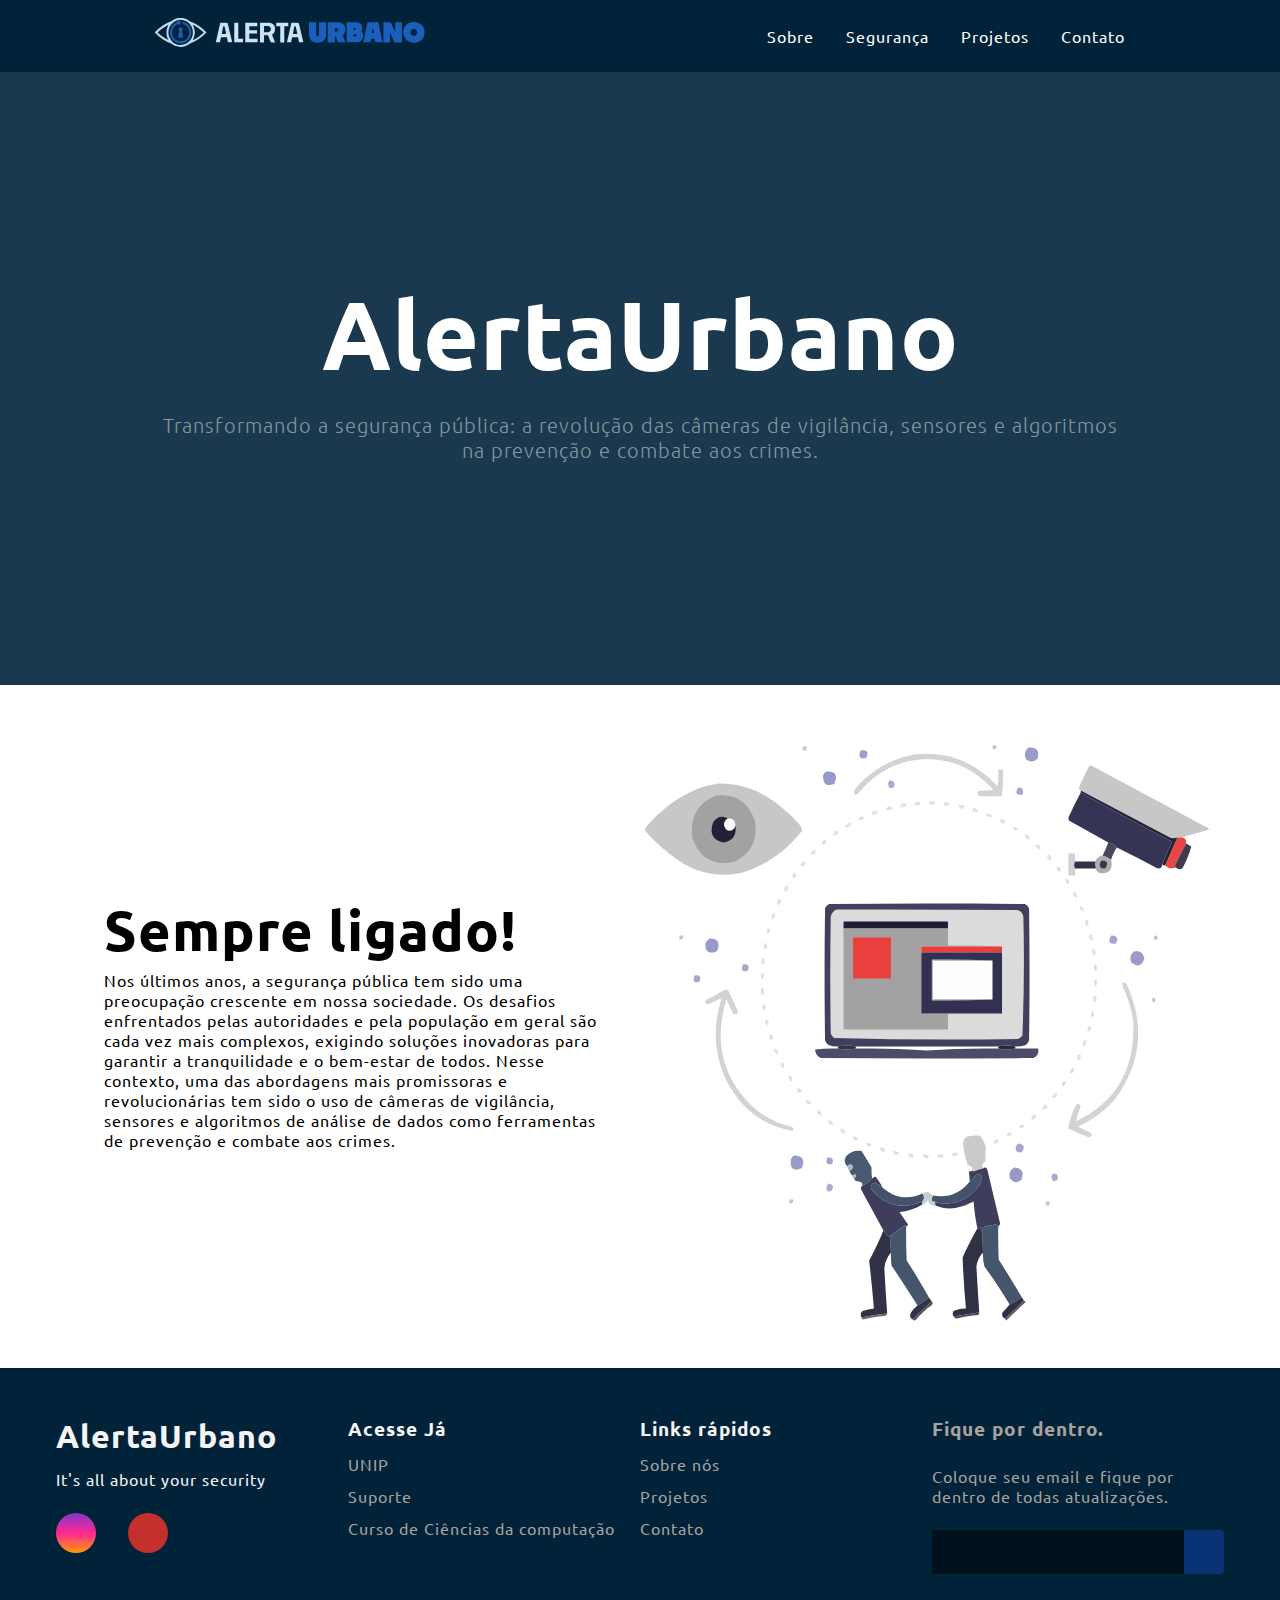
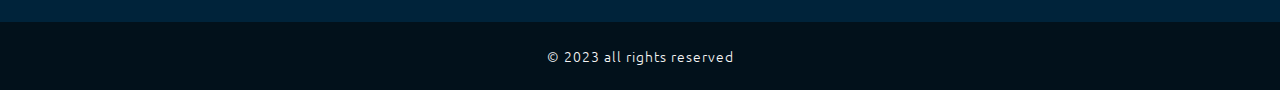
<file: index.html>
<!DOCTYPE html>
<html lang="pt-BR">

<head>
    <meta charset="UTF-8">
    <meta http-equiv="X-UA-Compatible" content="IE=edge">
    <meta name="viewport" content="width=device-width, initial-scale=1.0">
    <title>Alerta Urbano</title>

    <!--ICONE -->
    <link rel="shortcut icon" href="/public/favicon/favicon.ico" type="image/x-icon">


    <!--CSS LINK -->
    <link rel="stylesheet" href="./public/css/navbar.css">
    <link rel="stylesheet" href="./public/css/style.css">
    <link rel="stylesheet" href="./public/css/footer.css">
    <!--fontes-->
    <link rel="preconnect" href="https://fonts.googleapis.com">
    <link rel="preconnect" href="https://fonts.gstatic.com" crossorigin>
    <link rel="stylesheet" href="https://cdnjs.cloudflare.com/ajax/libs/font-awesome/6.4.0/css/all.min.css"
        integrity="sha512-iecdLmaskl7CVkqkXNQ/ZH/XLlvWZOJyj7Yy7tcenmpD1ypASozpmT/E0iPtmFIB46ZmdtAc9eNBvH0H/ZpiBw=="
        crossorigin="anonymous" referrerpolicy="no-referrer" />
    <link href="https://fonts.googleapis.com/css2?family=Ubuntu:wght@400;500;700&display=swap" rel="stylesheet">
</head>

<body>
    <!--navbar-->
    <div class="tudo">
        <nav id="menu">
            <a id="logo" href="index.html">
                <img src="/public/images/logotop1.svg" alt="logo" width="270" height="30"></a>
            <div id="mobile-menu">
                <div id="line1"></div>
                <div id="line2"></div>
                <div id="line3"></div>
            </div>

            <ul id="nav-list">
                <li><a href="sobre.html">Sobre</a></li>
                <li><a href="seguranca.html">Segurança</a></li>
                <li><a href="projetos.html">Projetos</a></li>
                <li><a href="contato.html">Contato</a></li>

            </ul>
        </nav>



        <!--home-->
        <header>
            <section class="home" id="home">
                <div id="container">
                    <h1 id="title">AlertaUrbano</h1>
                    <p id="subtitle">Transformando a segurança pública: a revolução das câmeras de vigilância, sensores
                        e algoritmos na prevenção e combate aos crimes.</p>
                </div>
            </section>
        </header>

        <!--saiba mais-->
        <section class="about">
            <div class="container">
                <div class="about-text">
                    <h1 id="title">Sempre ligado!</h3>
                        <p id="subtitle">Nos últimos anos, a segurança pública tem sido uma preocupação crescente em
                            nossa sociedade. Os desafios enfrentados pelas autoridades e pela população em geral são
                            cada vez mais complexos, exigindo soluções inovadoras para garantir a tranquilidade e o
                            bem-estar de todos. Nesse contexto, uma das abordagens mais promissoras e revolucionárias
                            tem sido o uso de câmeras de vigilância, sensores e algoritmos de análise de dados como
                            ferramentas de prevenção e combate aos crimes.</p>
                </div>

                <div class="about-img">
                    <img src="/public/images/foto1.svg" alt="Lorem">
                </div>
            </div>

        </section>


        <!--rodape-->
        <footer>
            <div id="footer-content">
                <div id="footer-contacts">
                    <h1>AlertaUrbano</h1>
                    <p>It's all about your security</p>

                    <div id="footer-social-media">
                        <a href="https://www.instagram.com/alertaurbano/" class="footer-link" id="instagram">
                            <i class="fa-brands fa-instagram"></i>
                        </a>

                        <a href="https://www.youtube.com/@alertaurbano/videos" class="footer-link" id="youtube">
                            <i class="fa-brands fa-youtube"></i>
                        </a>
                    </div>

                </div>

                <ul class="footer-list">
                    <!--LISTA PARA ADICIONAR CONTEUDO-->
                    <li>
                        <h3>Acesse Já</h3>
                    </li>
                    <li>
                        <a href="https://www.unip.br/" target="_blank" class="footer-link">UNIP</a>
                    </li>
                    <li>
                        <a href="https://api.whatsapp.com/send/?phone=5511947888474&text&type=phone_number&app_absent=0"
                            target="_blank" class="footer-link">Suporte</a>
                    </li>
                    <li>
                        <a href="https://inscricoes.unip.br/inscricao/curso/ciencia-da-computacao" target="_blank"
                            class="footer-link">Curso de Ciências da computação</a>
                    </li>
                </ul>

                <ul class="footer-list">
                    <li>
                        <h3>Links rápidos</h3>
                    </li>
                    <li>
                        <a href="/sobre.html" class="footer-link">Sobre nós</a>
                    </li>
                    <li>
                        <a href="/projetos.html" class="footer-link">Projetos</a>
                    </li>
                    <li>
                        <a href="/contato.html" class="footer-link">Contato</a>
                    </li>
                </ul>

                <div id="footer-subscribe">
                    <h3>Fique por dentro.</h3>
                    <p>Coloque seu email e fique por dentro de todas atualizações.</p>

                    <div id="input-group">
                        <input type="email" id="email">
                        <button>
                            <i class="fa-regular fa-envelope"></i>
                        </button>

                    </div>
                </div>
            </div>

            <div id="footer-copyright">
                &#169
                2023 all rights reserved
            </div>
        </footer>
        <!--SCRIPT JAVA SCRIPT -->
        <script src="./public/script/navbar.js"></script>
</body>

</html>
</file>
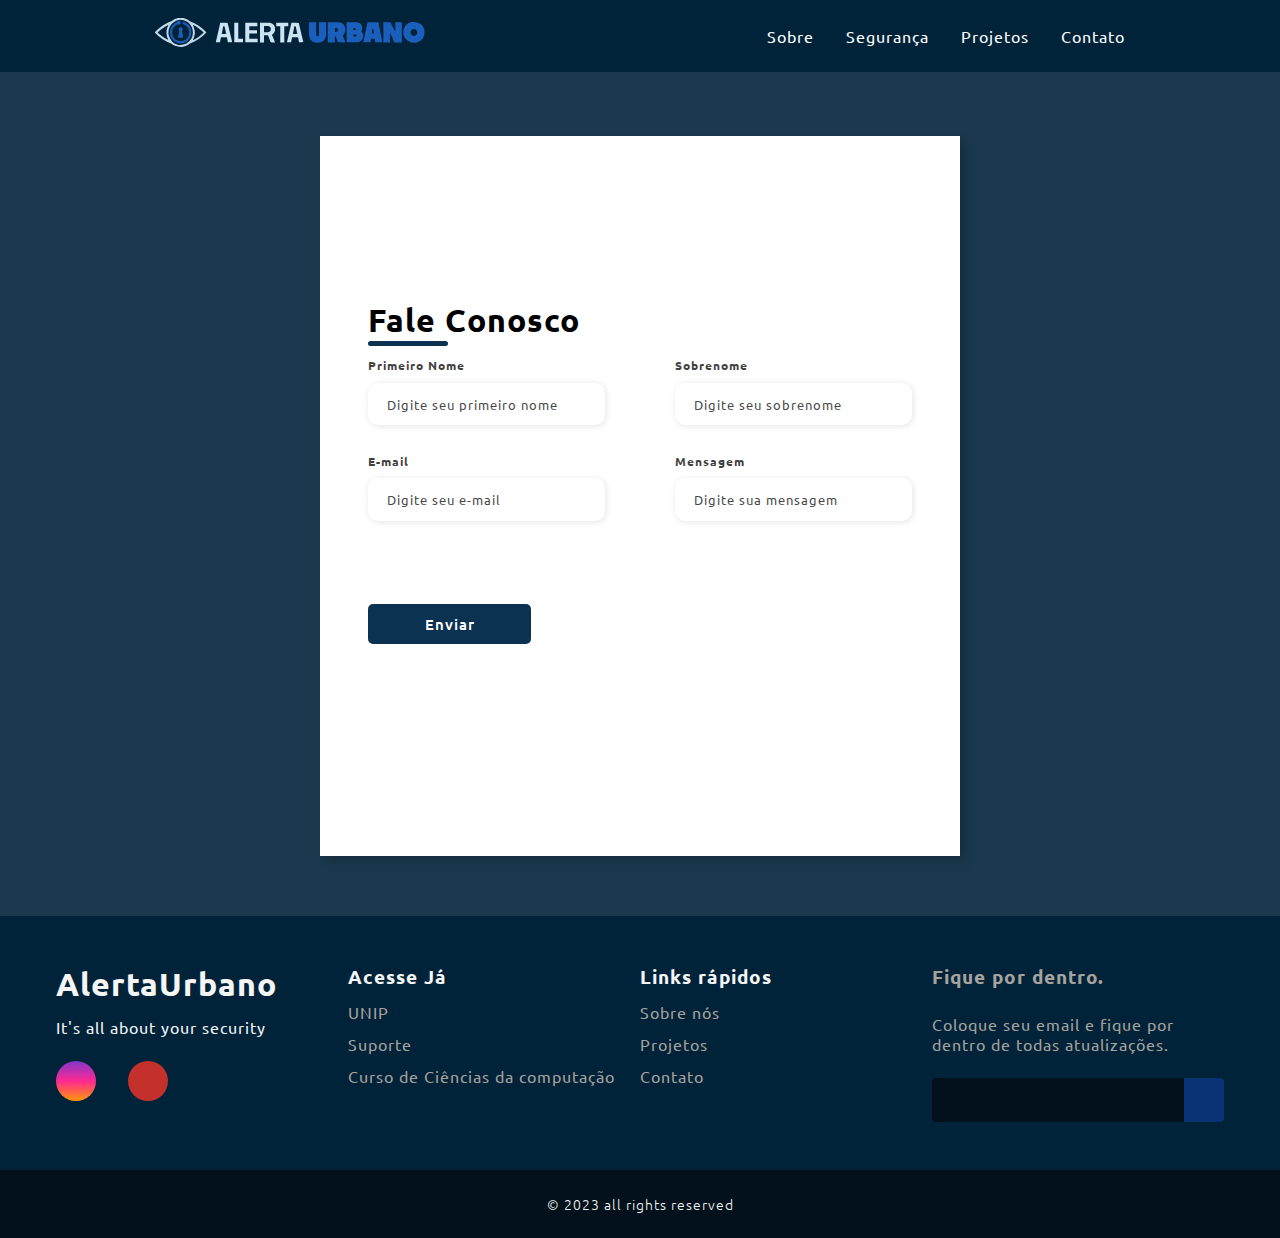
<file: contato.html>
<!DOCTYPE html>
<html lang="pt-BR">
<head>
    <meta charset="UTF-8">
    <meta http-equiv="X-UA-Compatible" content="IE=edge">
    <meta name="viewport" content="width=device-width, initial-scale=1.0">
    <title>Contato</title>

        <!--icon-->
        <link rel="shortcut icon" href="/public/favicon/favicon.ico" type="image/x-icon">
        
    <!--css-->
    <link rel="stylesheet" href="./public/css/navbar.css">
    <link rel="stylesheet" href="./public/css/contato.css">
    <link rel="stylesheet" href="./public/css/footer.css">
    <!--fontes-->
    <link rel="preconnect" href="https://fonts.googleapis.com">
    <link rel="preconnect" href="https://fonts.gstatic.com" crossorigin>
    <link rel="stylesheet" href="https://cdnjs.cloudflare.com/ajax/libs/font-awesome/6.4.0/css/all.min.css" integrity="sha512-iecdLmaskl7CVkqkXNQ/ZH/XLlvWZOJyj7Yy7tcenmpD1ypASozpmT/E0iPtmFIB46ZmdtAc9eNBvH0H/ZpiBw==" crossorigin="anonymous" referrerpolicy="no-referrer" />
    <link href="https://fonts.googleapis.com/css2?family=Ubuntu:wght@400;500;700&display=swap" rel="stylesheet">
</head>


<body>
    <!--navbar-->
    <div class="menu">
        <nav id="menu">
            <a id="logo" href="index.html">
                <img src="/public/images/logotop1.svg" alt="logo" width="270" height="30"></a>
                <div id="mobile-menu">
                    <div id="line1"></div>
                    <div id="line2"></div>
                    <div id="line3"></div>
                </div>

            <ul id="nav-list">
                <li><a href="sobre.html">Sobre</a></li>
                <li><a href="seguranca.html">Segurança</a></li>
                <li><a href="projetos.html">Projetos</a></li>
                <li><a href="contato.html">Contato</a></li>

            </ul>
        </nav>

        <main>
        <!--formulario de contato-->
        
    <div id="container">
        <div class="container">
            <div class="form-image">
                <img src="./public/images/contact.svg" alt="">
            </div>
            <div class="form">
                <form action="#">
                    <div class="form-header">
                        <div class="title">
                            <h1>Fale Conosco</h1>
    
                    <div class="input-group">
                        <div class="input-box">
                            <label for="firstname">Primeiro Nome</label>
                            <input id="firstname" type="text" name="firstname" placeholder="Digite seu primeiro nome" required>
                        </div>
    
                        <div class="input-box">
                            <label for="lastname">Sobrenome</label>
                            <input id="lastname" type="text" name="lastname" placeholder="Digite seu sobrenome" required>
                        </div>
                        <div class="input-box">
                            <label for="email">E-mail</label>
                            <input id="email" type="email" name="email" placeholder="Digite seu e-mail" required>
                        </div>  
                        <div class="input-box">
                            <label for="message">Mensagem</label>
                            <input id="message" type="text" name="message" placeholder="Digite sua mensagem" required>
                        </div> 
                    </div>
    
                    <div class="continue-button">
                        <button><a href="#">Enviar</a> </button>
                    </div>
                </form>
            </div>
        </div>

    </main>
    
    
    <br>
    <br>
    <br>
</body>
    <!--footer-->
    <footer>
        <div id="footer-content">
            <div id="footer-contacts">
                <h1>AlertaUrbano</h1>
                <p>It's all about your security</p>

                <div id="footer-social-media">
                    <a href="https://www.instagram.com/alertaurbano/" class="footer-link" id="instagram">
                        <i class="fa-brands fa-instagram"></i>
                    </a>

                    <a href="https://www.youtube.com/@alertaurbano/videos" class="footer-link" id="youtube">
                        <i class="fa-brands fa-youtube"></i>
                    </a>
                </div>

            </div>

            <ul class="footer-list">
                <!--LISTA PARA ADICIONAR CONTEUDO-->
                <li>
                    <h3>Acesse Já</h3>
                </li>
                <li>                         
                    <a href="https://www.unip.br/" target="_blank" class="footer-link">UNIP</a>
                </li>
                <li>
                    <a href="https://api.whatsapp.com/send/?phone=5511947888474&text&type=phone_number&app_absent=0" target="_blank" class="footer-link">Suporte</a>
                </li>
                <li>
                    <a href="https://inscricoes.unip.br/inscricao/curso/ciencia-da-computacao" target="_blank" class="footer-link">Curso de Ciências da computação</a>
                </li>
            </ul>

            <ul class="footer-list">
                <li>
                    <h3>Links rápidos</h3>
                </li>
                <li>
                    <a href="/sobre.html" class="footer-link">Sobre nós</a>
                </li>
                <li>
                    <a href="/projetos.html" class="footer-link">Projetos</a>
                </li>
                <li>
                    <a href="/contato.html" class="footer-link">Contato</a>
                </li>
            </ul>

            <div id="footer-subscribe">
                <h3>Fique por dentro.</h3>
                <p>Coloque seu email e fique por dentro de todas atualizações.</p>

                <div id="input-group">
                    <input type="email" id="email">
                    <button>
                        <i class="fa-regular fa-envelope"></i>
                    </button>

                </div>
            </div>
        </div>

        <div id="footer-copyright">
            &#169
            2023 all rights reserved
        </div>
    </footer>
    

<!--script-->
<script src="./public/script/navbar.js"></script>


    
</html>
</file>
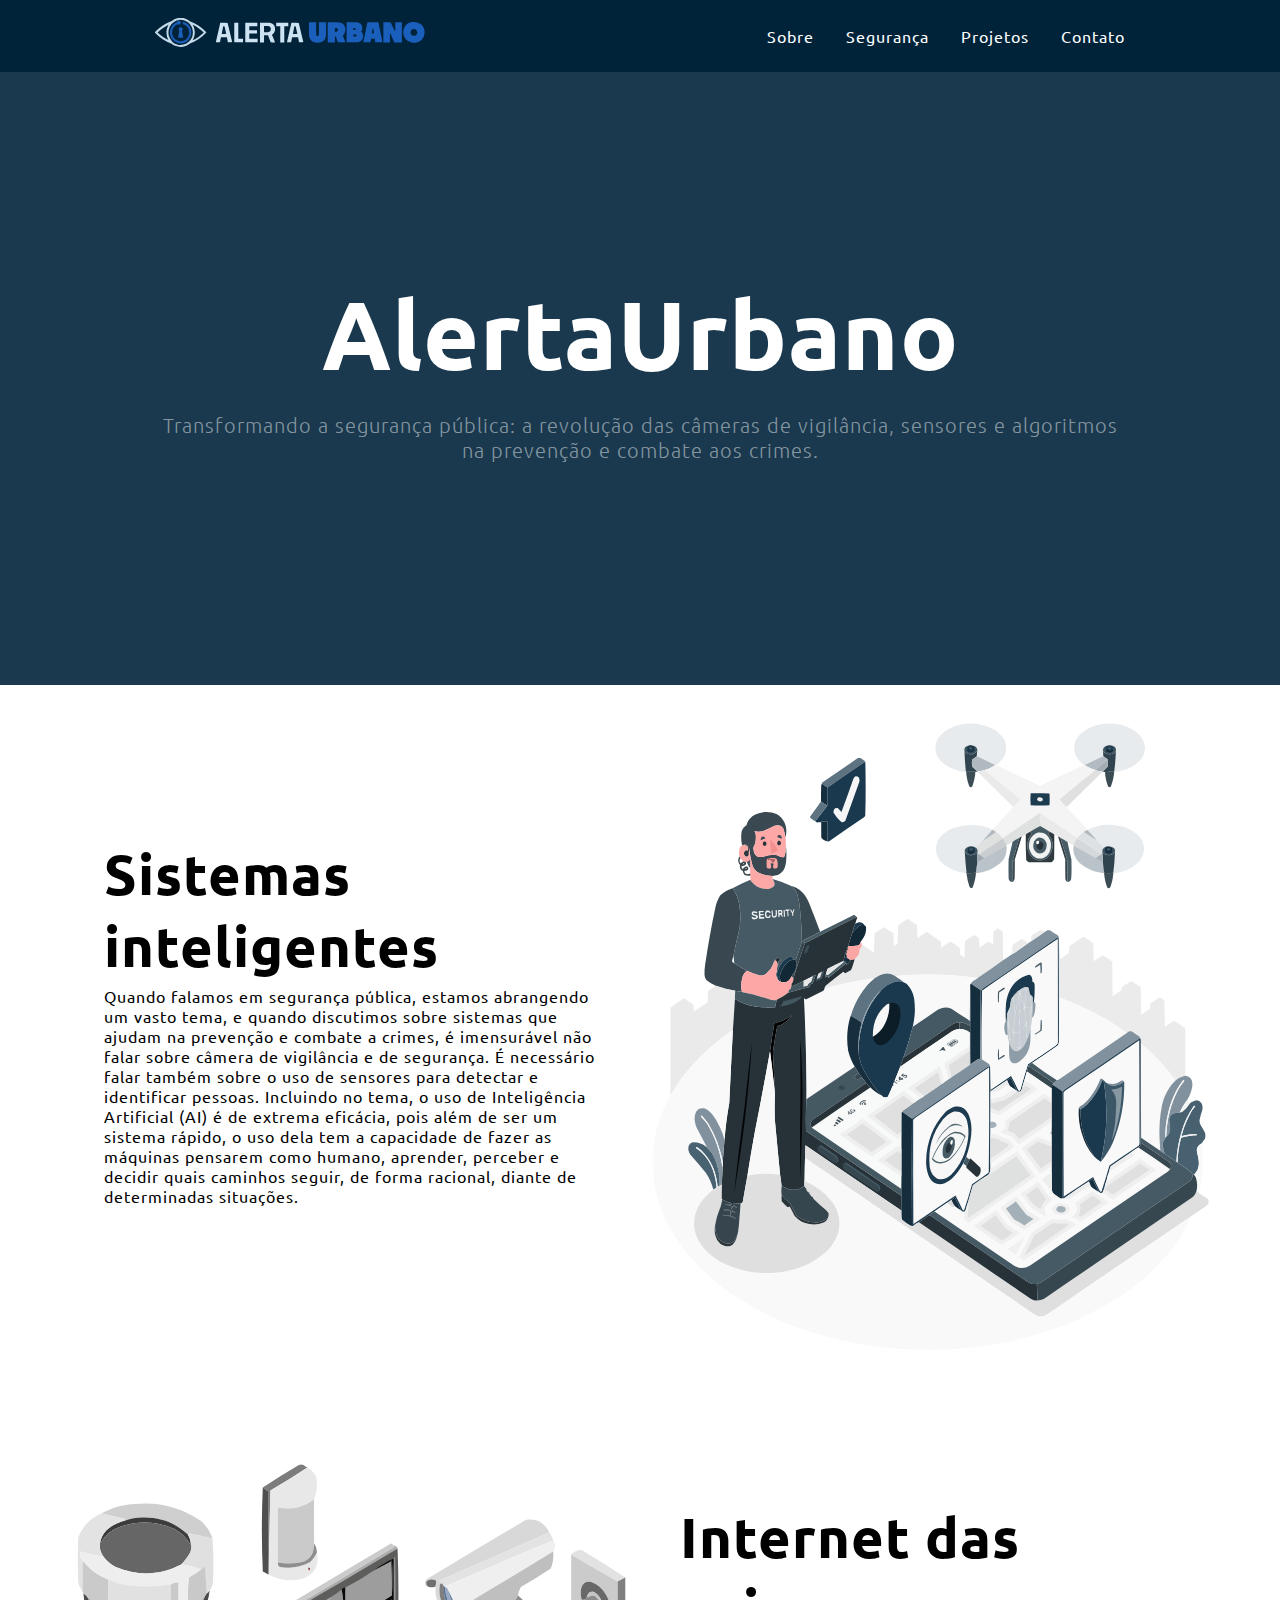
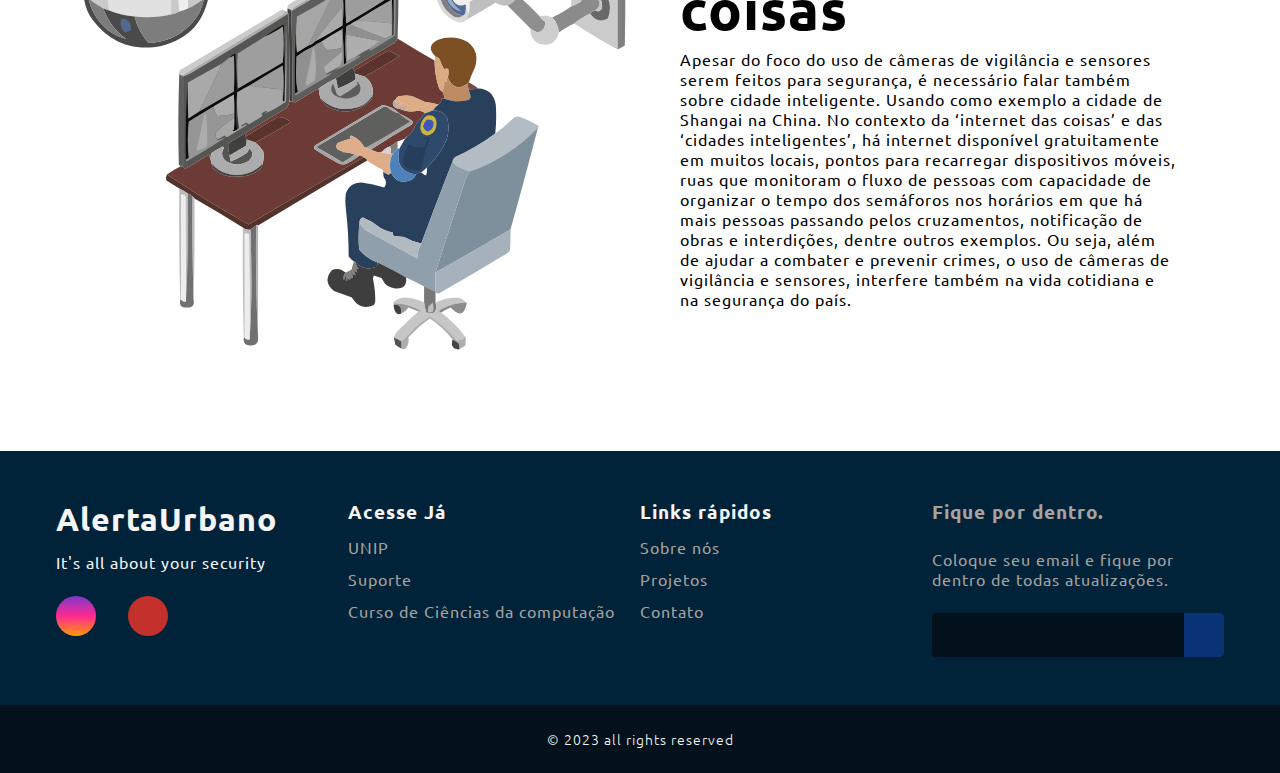
<file: projetos.html>
<!DOCTYPE html>
<html lang="pt-BR">

<head>
    <meta charset="UTF-8">
    <meta http-equiv="X-UA-Compatible" content="IE=edge">
    <meta name="viewport" content="width=device-width, initial-scale=1.0">
    <title>Alerta Urbano</title>

    <!--icon-->
    <link rel="shortcut icon" href="/public/favicon/favicon.ico" type="image/x-icon">


    <!--css-->
    <link rel="stylesheet" href="./public/css/navbar.css">
    <link rel="stylesheet" href="./public/css/style.css">
    <link rel="stylesheet" href="./public/css/footer.css">
    <!--fontes-->
    <link rel="preconnect" href="https://fonts.googleapis.com">
    <link rel="preconnect" href="https://fonts.gstatic.com" crossorigin>
    <link rel="stylesheet" href="https://cdnjs.cloudflare.com/ajax/libs/font-awesome/6.4.0/css/all.min.css"
        integrity="sha512-iecdLmaskl7CVkqkXNQ/ZH/XLlvWZOJyj7Yy7tcenmpD1ypASozpmT/E0iPtmFIB46ZmdtAc9eNBvH0H/ZpiBw=="
        crossorigin="anonymous" referrerpolicy="no-referrer" />
    <link href="https://fonts.googleapis.com/css2?family=Ubuntu:wght@400;500;700&display=swap" rel="stylesheet">
</head>

<body>

    <!--navbar-->
    <div class="tudo">
        <nav id="menu">
            <a id="logo" href="index.html">
                <img src="/public/images/logotop1.svg" alt="logo" width="270" height="30"></a>
            <div id="mobile-menu">
                <div id="line1"></div>
                <div id="line2"></div>
                <div id="line3"></div>
            </div>

            <ul id="nav-list">
                <li><a href="sobre.html">Sobre</a></li>
                <li><a href="seguranca.html">Segurança</a></li>
                <li><a href="projetos.html">Projetos</a></li>
                <li><a href="contato.html">Contato</a></li>

            </ul>
        </nav>



        <!--home-->
        <header>
            <section class="home" id="home">
                <div id="container">
                    <h1 id="title">AlertaUrbano</h1>
                    <p id="subtitle">Transformando a segurança pública: a revolução das câmeras de vigilância, sensores
                        e algoritmos na prevenção e combate aos crimes.</p>
                </div>
            </section>
        </header>


        <section class="about">
            <div class="container">
                <div class="about-text">
                    <h1 id="title">Sistemas inteligentes</h3>
                        <p id="subtitle">Quando falamos em segurança pública, estamos abrangendo um vasto tema, e quando
                            discutimos sobre sistemas que ajudam na prevenção e combate a crimes, é imensurável não
                            falar sobre câmera de vigilância e de segurança. É necessário falar também sobre o uso de
                            sensores para detectar e identificar pessoas. Incluindo no tema, o uso de Inteligência
                            Artificial (AI) é de extrema eficácia, pois além de ser um sistema rápido, o uso dela tem a
                            capacidade de fazer as máquinas pensarem como humano, aprender, perceber e decidir quais
                            caminhos seguir, de forma racional, diante de determinadas situações.</p>
                </div>

                <div class="about-img">
                    <img src="/public/images/foto10.svg" alt="">
                </div>
            </div>

        </section>

        <section class="about">
            <div class="container">
                <div class="about-img">
                    <img src="/public/images/foto3.svg" alt="">
                </div>
                <div class="about-text">
                    <h1 id="title">Internet das coisas</h3>
                        <p id="subtitle">Apesar do foco do uso de câmeras de vigilância e sensores serem feitos para
                            segurança, é necessário falar também sobre cidade inteligente. Usando como exemplo a cidade
                            de Shangai na China. No contexto da ‘internet das coisas’ e das ‘cidades inteligentes’, há
                            internet disponível gratuitamente em muitos locais, pontos para recarregar dispositivos
                            móveis, ruas que monitoram o fluxo de pessoas com capacidade de organizar o tempo dos
                            semáforos nos horários em que há mais pessoas passando pelos cruzamentos, notificação de
                            obras e interdições, dentre outros exemplos. Ou seja, além de ajudar a combater e prevenir
                            crimes, o uso de câmeras de vigilância e sensores, interfere também na vida cotidiana e na
                            segurança do país.</p>
                </div>
            </div>



        </section>


        <!--rodape-->
        <footer>
            <div id="footer-content">
                <div id="footer-contacts">
                    <h1>AlertaUrbano</h1>
                    <p>It's all about your security</p>

                    <div id="footer-social-media">
                        <a href="https://www.instagram.com/alertaurbano/" class="footer-link" id="instagram">
                            <i class="fa-brands fa-instagram"></i>
                        </a>

                        <a href="https://www.youtube.com/@alertaurbano/videos" class="footer-link" id="youtube">
                            <i class="fa-brands fa-youtube"></i>
                        </a>
                    </div>

                </div>

                <ul class="footer-list">
                    <!--LISTA PARA ADICIONAR CONTEUDO-->
                    <li>
                        <h3>Acesse Já</h3>
                    </li>
                    <li>
                        <a href="https://www.unip.br/" target="_blank" class="footer-link">UNIP</a>
                    </li>
                    <li>
                        <a href="https://api.whatsapp.com/send/?phone=5511947888474&text&type=phone_number&app_absent=0"
                            target="_blank" class="footer-link">Suporte</a>
                    </li>
                    <li>
                        <a href="https://inscricoes.unip.br/inscricao/curso/ciencia-da-computacao" target="_blank"
                            class="footer-link">Curso de Ciências da computação</a>
                    </li>
                </ul>

                <ul class="footer-list">
                    <li>
                        <h3>Links rápidos</h3>
                    </li>
                    <li>
                        <a href="/sobre.html" class="footer-link">Sobre nós</a>
                    </li>
                    <li>
                        <a href="/projetos.html" class="footer-link">Projetos</a>
                    </li>
                    <li>
                        <a href="/contato.html" class="footer-link">Contato</a>
                    </li>
                </ul>

                <div id="footer-subscribe">
                    <h3>Fique por dentro.</h3>
                    <p>Coloque seu email e fique por dentro de todas atualizações.</p>

                    <div id="input-group">
                        <input type="email" id="email">
                        <button>
                            <i class="fa-regular fa-envelope"></i>
                        </button>

                    </div>
                </div>
            </div>

            <div id="footer-copyright">
                &#169
                2023 all rights reserved
            </div>
        </footer>
        <!--SCRIPT JAVA SCRIPT -->
        <script src="./public/script/navbar.js"></script>
</body>

</html>
</file>
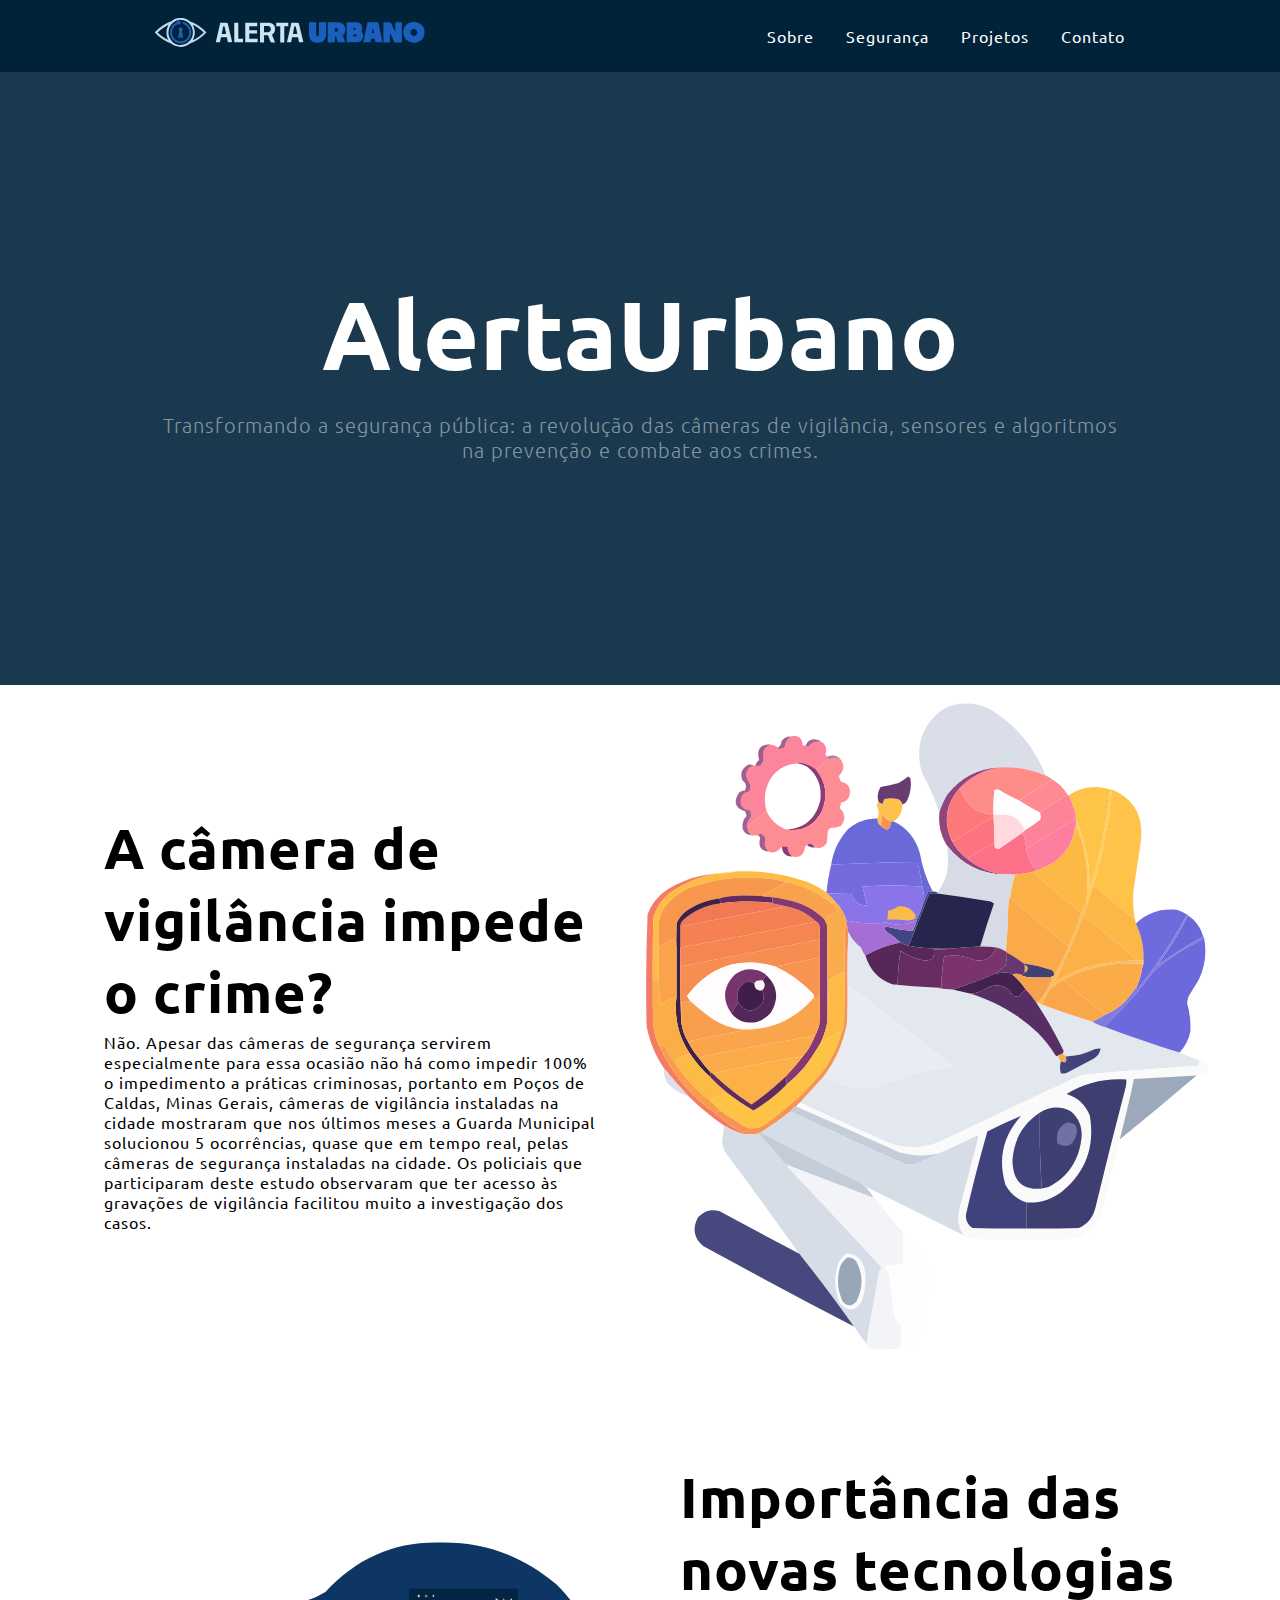
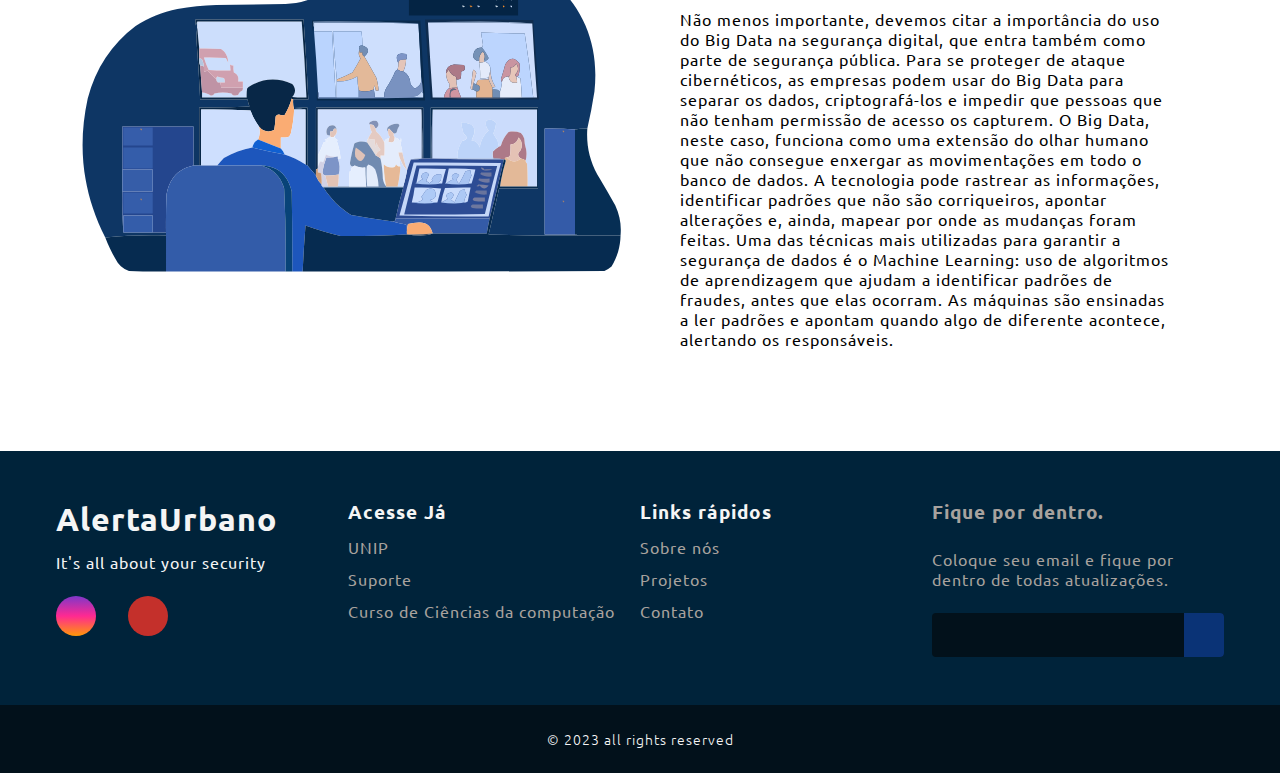
<file: seguranca.html>
<!DOCTYPE html>
<html lang="pt-BR">

<head>
    <meta charset="UTF-8">
    <meta http-equiv="X-UA-Compatible" content="IE=edge">
    <meta name="viewport" content="width=device-width, initial-scale=1.0">
    <title>Alerta Urbano</title>

    <!--icon-->
    <link rel="shortcut icon" href="/public/favicon/favicon.ico" type="image/x-icon">

    <!--css-->
    <link rel="stylesheet" href="./public/css/navbar.css">
    <link rel="stylesheet" href="./public/css/style.css">
    <link rel="stylesheet" href="./public/css/footer.css">
    <!--fontes-->
    <link rel="preconnect" href="https://fonts.googleapis.com">
    <link rel="stylesheet" href="https://cdnjs.cloudflare.com/ajax/libs/font-awesome/6.4.0/css/all.min.css"
        integrity="sha512-iecdLmaskl7CVkqkXNQ/ZH/XLlvWZOJyj7Yy7tcenmpD1ypASozpmT/E0iPtmFIB46ZmdtAc9eNBvH0H/ZpiBw=="
        crossorigin="anonymous" referrerpolicy="no-referrer" />
    <link rel="preconnect" href="https://fonts.gstatic.com" crossorigin>
    <link href="https://fonts.googleapis.com/css2?family=Ubuntu:wght@400;500;700&display=swap" rel="stylesheet">
</head>

<body>

    <!--navbar-->
    <div class="tudo">
        <nav id="menu">
            <a id="logo" href="index.html">
                <img src="/public/images/logotop1.svg" alt="logo" width="270" height="30"></a>
            <div id="mobile-menu">
                <div id="line1"></div>
                <div id="line2"></div>
                <div id="line3"></div>
            </div>

            <ul id="nav-list">
                <li><a href="sobre.html">Sobre</a></li>
                <li><a href="seguranca.html">Segurança</a></li>
                <li><a href="projetos.html">Projetos</a></li>
                <li><a href="contato.html">Contato</a></li>

            </ul>
        </nav>



        <!--home-->
        <header>
            <section class="home" id="home">
                <div id="container">
                    <h1 id="title">AlertaUrbano</h1>
                    <p id="subtitle">Transformando a segurança pública: a revolução das câmeras de vigilância, sensores
                        e algoritmos na prevenção e combate aos crimes.</p>
                </div>
            </section>
        </header>


        <section class="about">
            <div class="container">
                <div class="about-text">
                    <h1 id="title">A câmera de vigilância impede o crime?</h3>
                        <p id="subtitle">Não. Apesar das câmeras de segurança servirem especialmente para essa ocasião
                            não há como impedir 100% o impedimento a práticas criminosas, portanto em Poços de Caldas,
                            Minas Gerais, câmeras de vigilância instaladas na cidade mostraram que nos últimos meses a
                            Guarda Municipal solucionou 5 ocorrências, quase que em tempo real, pelas câmeras de
                            segurança instaladas na cidade. Os policiais que participaram deste estudo observaram que
                            ter acesso às gravações de vigilância facilitou muito a investigação dos casos.</p>
                </div>

                <div class="about-img">
                    <img src="/public/images/foto4.svg" alt="">
                </div>
            </div>

        </section>

        <section class="about">
            <div class="container">
                <div class="about-img">
                    <img src="/public/images/foto5.svg" alt="">
                </div>
                <div class="about-text">
                    <h1 id="title">Importância das novas tecnologias</h3>
                        <p id="subtitle">Não menos importante, devemos citar a importância do uso do Big Data na
                            segurança digital, que entra também como parte de segurança pública. Para se proteger de
                            ataque cibernéticos, as empresas podem usar do Big Data para separar os dados,
                            criptografá-los e impedir que pessoas que não tenham permissão de acesso os capturem. O Big
                            Data, neste caso, funciona como uma extensão do olhar humano que não consegue enxergar as
                            movimentações em todo o banco de dados. A tecnologia pode rastrear as informações,
                            identificar padrões que não são corriqueiros, apontar alterações e, ainda, mapear por onde
                            as mudanças foram feitas. Uma das técnicas mais utilizadas para garantir a segurança de
                            dados é o Machine Learning: uso de algoritmos de aprendizagem que ajudam a identificar
                            padrões de fraudes, antes que elas ocorram. As máquinas são ensinadas a ler padrões e
                            apontam quando algo de diferente acontece, alertando os responsáveis.</p>
                </div>
            </div>



        </section>


        <!--rodape-->
        <footer>
            <div id="footer-content">
                <div id="footer-contacts">
                    <h1>AlertaUrbano</h1>
                    <p>It's all about your security</p>

                    <div id="footer-social-media">
                        <a href="https://www.instagram.com/alertaurbano/" class="footer-link" id="instagram">
                            <i class="fa-brands fa-instagram"></i>
                        </a>

                        <a href="https://www.youtube.com/@alertaurbano/videos" class="footer-link" id="youtube">
                            <i class="fa-brands fa-youtube"></i>
                        </a>
                    </div>

                </div>

                <ul class="footer-list">
                    <!--LISTA PARA ADICIONAR CONTEUDO-->
                    <li>
                        <h3>Acesse Já</h3>
                    </li>
                    <li>
                        <a href="https://www.unip.br/" target="_blank" class="footer-link">UNIP</a>
                    </li>
                    <li>
                        <a href="https://api.whatsapp.com/send/?phone=5511947888474&text&type=phone_number&app_absent=0"
                            target="_blank" class="footer-link">Suporte</a>
                    </li>
                    <li>
                        <a href="https://inscricoes.unip.br/inscricao/curso/ciencia-da-computacao" target="_blank"
                            class="footer-link">Curso de Ciências da computação</a>
                    </li>
                </ul>

                <ul class="footer-list">
                    <li>
                        <h3>Links rápidos</h3>
                    </li>
                    <li>
                        <a href="/sobre.html" class="footer-link">Sobre nós</a>
                    </li>
                    <li>
                        <a href="/projetos.html" class="footer-link">Projetos</a>
                    </li>
                    <li>
                        <a href="/contato.html" class="footer-link">Contato</a>
                    </li>
                </ul>

                <div id="footer-subscribe">
                    <h3>Fique por dentro.</h3>
                    <p>Coloque seu email e fique por dentro de todas atualizações.</p>

                    <div id="input-group">
                        <input type="email" id="email">
                        <button>
                            <i class="fa-regular fa-envelope"></i>
                        </button>

                    </div>
                </div>
            </div>

            <div id="footer-copyright">
                &#169
                2023 all rights reserved
            </div>
        </footer>
        <!--SCRIPT JAVA SCRIPT -->
        <script src="./public/script/navbar.js"></script>
</body>

</html>
</file>
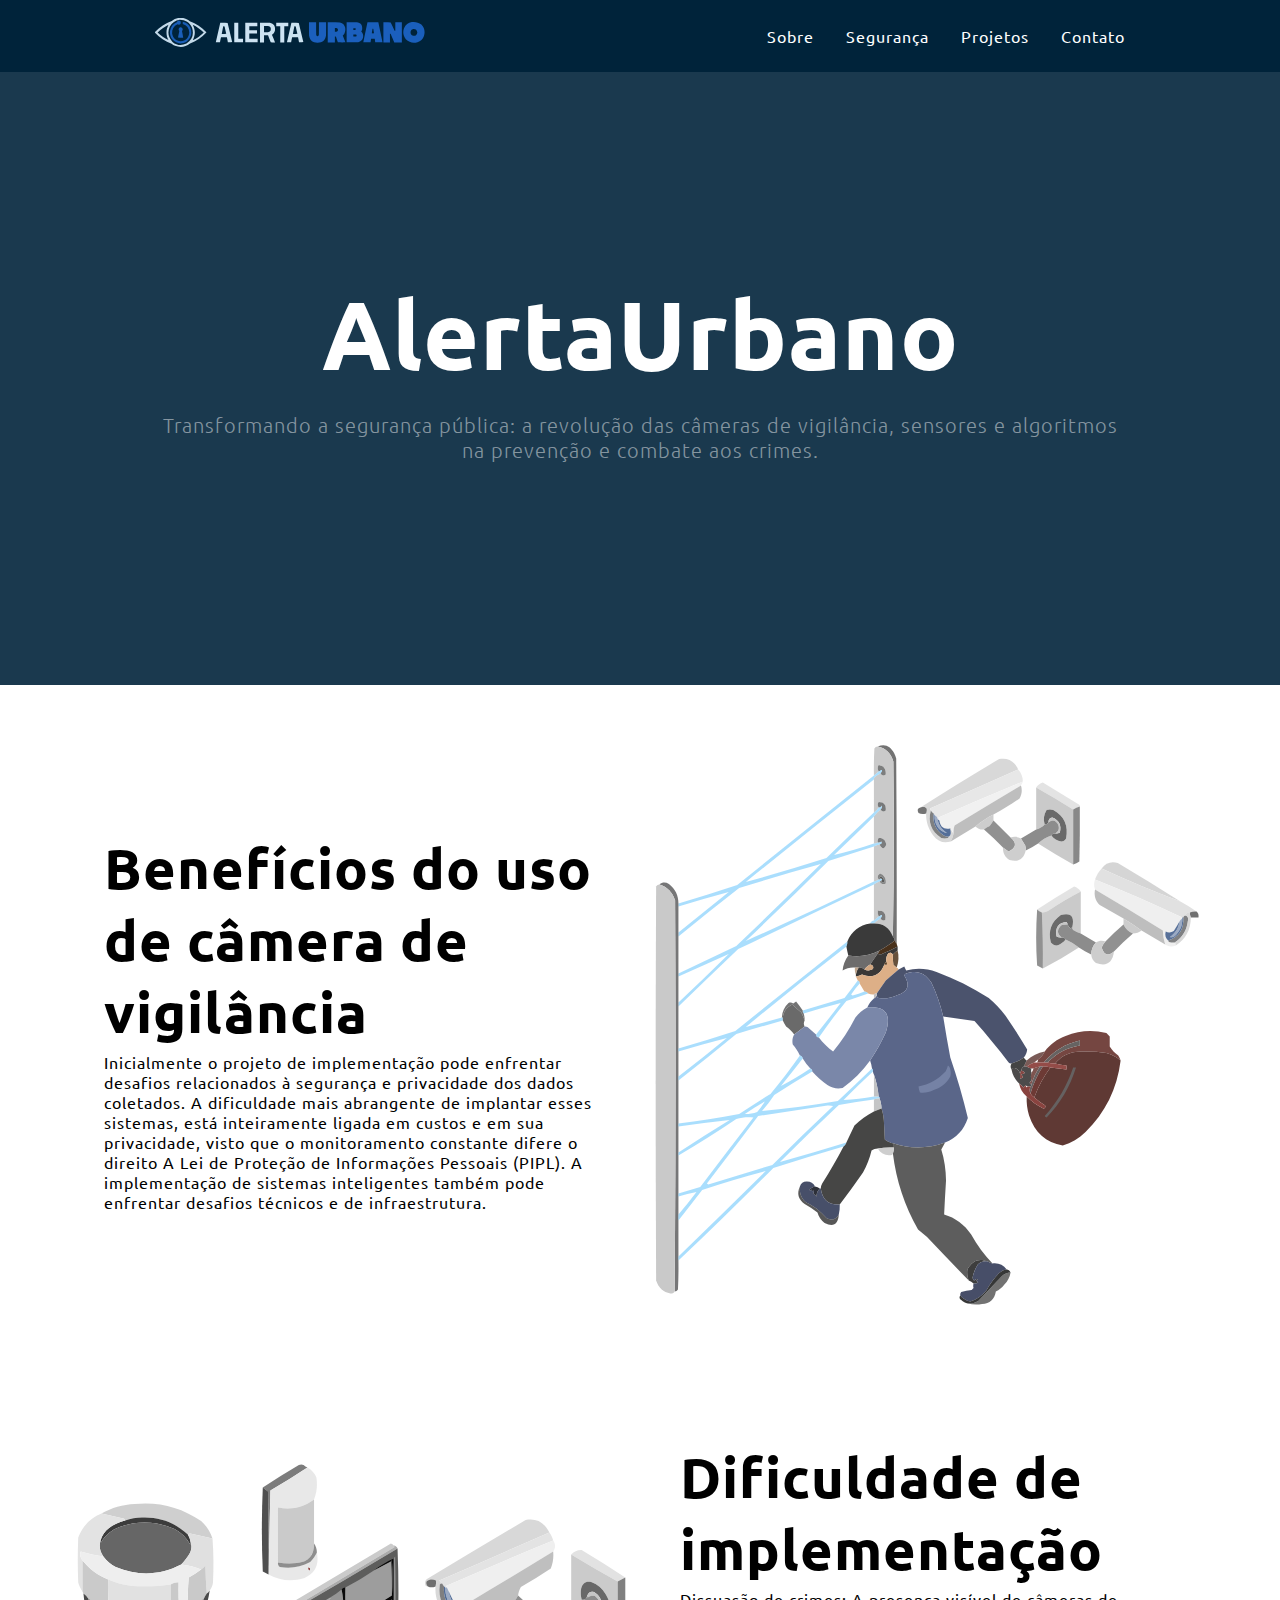
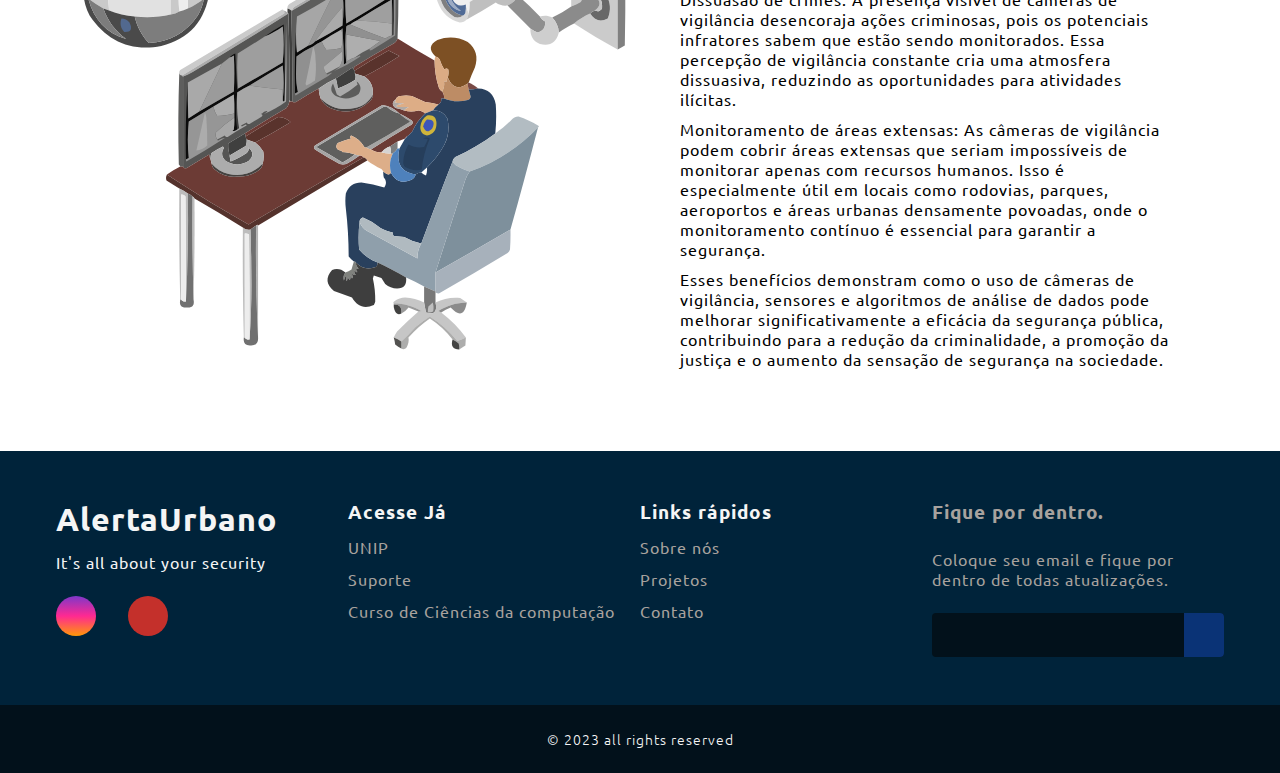
<file: sobre.html>
<!DOCTYPE html>
<html lang="pt-BR">

<head>
    <meta charset="UTF-8">
    <meta http-equiv="X-UA-Compatible" content="IE=edge">
    <meta name="viewport" content="width=device-width, initial-scale=1.0">
    <title>Alerta Urbano</title>

    <!--icon-->
    <link rel="shortcut icon" href="/public/favicon/favicon.ico" type="image/x-icon">


    <!--css-->
    <link rel="stylesheet" href="./public/css/navbar.css">
    <link rel="stylesheet" href="./public/css/style.css">
    <link rel="stylesheet" href="./public/css/footer.css">
    <!--fontes-->
    <link rel="preconnect" href="https://fonts.googleapis.com">
    <link rel="preconnect" href="https://fonts.gstatic.com" crossorigin>
    <link rel="stylesheet" href="https://cdnjs.cloudflare.com/ajax/libs/font-awesome/6.4.0/css/all.min.css"
        integrity="sha512-iecdLmaskl7CVkqkXNQ/ZH/XLlvWZOJyj7Yy7tcenmpD1ypASozpmT/E0iPtmFIB46ZmdtAc9eNBvH0H/ZpiBw=="
        crossorigin="anonymous" referrerpolicy="no-referrer" />
    <link href="https://fonts.googleapis.com/css2?family=Ubuntu:wght@400;500;700&display=swap" rel="stylesheet">
</head>

<body>

    <!--navbar-->
    <div class="tudo">
        <nav id="menu">
            <a id="logo" href="index.html">
                <img src="/public/images/logotop1.svg" alt="logo" width="270" height="30"></a>
            <div id="mobile-menu">
                <div id="line1"></div>
                <div id="line2"></div>
                <div id="line3"></div>
            </div>

            <ul id="nav-list">
                <li><a href="sobre.html">Sobre</a></li>
                <li><a href="seguranca.html">Segurança</a></li>
                <li><a href="projetos.html">Projetos</a></li>
                <li><a href="contato.html">Contato</a></li>

            </ul>
        </nav>



        <!--home-->
        <header>
            <section class="home" id="home">
                <div id="container">
                    <h1 id="title">AlertaUrbano</h1>
                    <p id="subtitle">Transformando a segurança pública: a revolução das câmeras de vigilância, sensores
                        e algoritmos na prevenção e combate aos crimes.</p>
                </div>
            </section>
        </header>


        <section class="about">
            <div class="container">
                <div class="about-text">
                    <h1 id="title">Benefícios do uso de câmera de vigilância</h3>
                        <p id="subtitle">Inicialmente o projeto de implementação pode enfrentar desafios relacionados à
                            segurança e privacidade dos dados coletados. A dificuldade mais abrangente de implantar
                            esses sistemas, está inteiramente ligada em custos e em sua privacidade, visto que o
                            monitoramento constante difere o direito A Lei de Proteção de Informações Pessoais (PIPL). A
                            implementação de sistemas inteligentes também pode enfrentar desafios técnicos e de
                            infraestrutura. </p>
                </div>

                <div class="about-img">
                    <img src="/public/images/foto2.svg" alt="">
                </div>
            </div>

        </section>

        <section class="about">
            <div class="container">
                <div class="about-img">
                    <img src="/public/images/foto3.svg" alt="">
                </div>
                <div class="about-text">
                    <h1 id="title">Dificuldade de implementação</h3>
                        <p id="subtitle">Dissuasão de crimes: A presença visível de câmeras de vigilância desencoraja
                            ações criminosas, pois os potenciais infratores sabem que estão sendo monitorados. Essa
                            percepção de vigilância constante cria uma atmosfera dissuasiva, reduzindo as oportunidades
                            para atividades ilícitas. </p>
                        Monitoramento de áreas extensas: As câmeras de vigilância podem cobrir áreas extensas que
                        seriam impossíveis de monitorar apenas com recursos humanos. Isso é especialmente útil em
                        locais como rodovias, parques, aeroportos e áreas urbanas densamente povoadas, onde o
                        monitoramento contínuo é essencial para garantir a segurança. </p>
                        Esses benefícios demonstram como o uso de câmeras de vigilância, sensores e algoritmos de
                        análise de dados pode melhorar significativamente a eficácia da segurança pública,
                        contribuindo para a redução da criminalidade, a promoção da justiça e o aumento da sensação
                        de segurança na sociedade.
                        </p>
                </div>
            </div>



        </section>


        <!--rodape-->
        <footer>
            <div id="footer-content">
                <div id="footer-contacts">
                    <h1>AlertaUrbano</h1>
                    <p>It's all about your security</p>

                    <div id="footer-social-media">
                        <a href="https://www.instagram.com/alertaurbano/" class="footer-link" id="instagram">
                            <i class="fa-brands fa-instagram"></i>
                        </a>

                        <a href="https://www.youtube.com/@alertaurbano/videos" class="footer-link" id="youtube">
                            <i class="fa-brands fa-youtube"></i>
                        </a>
                    </div>

                </div>

                <ul class="footer-list">
                    <!--LISTA PARA ADICIONAR CONTEUDO-->
                    <li>
                        <h3>Acesse Já</h3>
                    </li>
                    <li>
                        <a href="https://www.unip.br/" target="_blank" class="footer-link">UNIP</a>
                    </li>
                    <li>
                        <a href="https://api.whatsapp.com/send/?phone=5511947888474&text&type=phone_number&app_absent=0"
                            target="_blank" class="footer-link">Suporte</a>
                    </li>
                    <li>
                        <a href="https://inscricoes.unip.br/inscricao/curso/ciencia-da-computacao" target="_blank"
                            class="footer-link">Curso de Ciências da computação</a>
                    </li>
                </ul>

                <ul class="footer-list">
                    <li>
                        <h3>Links rápidos</h3>
                    </li>
                    <li>
                        <a href="/sobre.html" class="footer-link">Sobre nós</a>
                    </li>
                    <li>
                        <a href="/projetos.html" class="footer-link">Projetos</a>
                    </li>
                    <li>
                        <a href="/contato.html" class="footer-link">Contato</a>
                    </li>
                </ul>

                <div id="footer-subscribe">
                    <h3>Fique por dentro.</h3>
                    <p>Coloque seu email e fique por dentro de todas atualizações.</p>

                    <div id="input-group">
                        <input type="email" id="email">
                        <button>
                            <i class="fa-regular fa-envelope"></i>
                        </button>

                    </div>
                </div>
            </div>

            <div id="footer-copyright">
                &#169
                2023 all rights reserved
            </div>
        </footer>
        <!--SCRIPT JAVA SCRIPT -->
        <script src="./public/script/navbar.js"></script>
</body>

</html>
</file>
<file: public/css/navbar.css>
* {
    margin: 0;
    padding: 0;
}

a {
    color: white;
    text-decoration: none;
    transition: 0.3s;
}

a:hover {
    opacity: 0.7;
}

#logo {
    font-size: 24px;
    text-transform: uppercase;
    letter-spacing: 4px;
}


nav {
    display: flex;
    justify-content: space-around;
    align-items: center;
    font-family: 'Ubuntu', sans-serif;
    background: #00233a;
    height: 8vh;
}



#nav-list {
    list-style: none;
    display: flex;
}

#nav-list li {
    letter-spacing: 3px;
    margin-left: 32px;
}

#mobile-menu {
    display: none;
    cursor: pointer;
}

#mobile-menu div {
    width: 32px;
    height: 2px;
    background: white;
    margin: 8px;
    transition: 0.3s;
}

@media (max-width: 999px) {

    body {
        overflow-x: hidden;
    }

    #nav-list {
        position: absolute;
        top: 8vh;
        right: 0;
        width: 25vh;
        height: 100vh;
        background: #00233a;
        flex-direction: column;
        align-items: center;
        justify-content: space-around;
        border-bottom-left-radius: 5vh;

        transform: translateX(100%);
        transition: transform 0.3s ease-in;
    }

    #nav-list li {
        margin-left: 0;
        opacity: 0;
    }

    #mobile-menu {
        display: block;
    }
}

#nav-list.active {
    transform: translateX(0);
}

@keyframes navLinkFade {
    from {
        opacity: 0;
        transform: translateX(50px);
    }
    to {
        opacity: 1;
        transform: translateX(0);
    }
}

#mobile-menu.active #line1 {
    transform: rotate(-45deg) translate(-8px, 8px);
}

#mobile-menu.active #line2 {
    opacity: 0;
}

#mobile-menu.active #line3 {
    transform: rotate(45deg) translate(-5px, -7px);
}
</file>
<file: public/css/style.css>
body {
    font-family: 'Ubuntu', sans-serif;
}

.home {
    padding: 54px 0;
    background-color: #00233ae5;
}

.container {
    max-width: 1400px;
    margin: 0 auto;
    padding: 0 5%;
}

.home {
    display: flex;
    justify-content: center;
}

.home #container {
    margin: 150px;
    text-align: center;
    padding: 0;
}

.home #container #title {
    font-size: 96px;
    color: rgb(255, 255, 255);
}

.home #container #subtitle {
    font-size: 20px;
    color: #ffffff7a;
    font-weight: lighter;
    margin: 18px 0;
}

.about .container {
    display: flex;
    align-items: center;
}

.about .about-text {
    width: 50%;
    padding: 0 40px;
}

.about .about-text h1 {
    font-size: 56px;
}

.about .about-text p {
    margin: 5px 0 10px 0;
}
.about .about-img {
    width: 50%;
}

.about .about-img img {
    width: 100%;
    height: 680px;

}
</file>
<file: public/css/footer.css>
:root {
    --color-neutral-0: #02111b;
    --color-neutral-10: #00233a;
    --color-neutral-30:#a8a29e;
    --color-neutral-40: #f5f5f5;
}

* {
    font-family: 'Ubuntu', sans-serif;
    margin: 0;
    padding: 0;
    box-sizing: border-box;
    letter-spacing: 1px;
}

main {
    height: 80vh;
}

footer {
    width: 100%;
    color: var(--color-neutral-40);
}

.footer-link {
    text-decoration: none;
}

#footer-content {
    background-color: var(--color-neutral-10);
    display: grid;
    grid-template-columns: repeat(4, 1fr);
    padding: 3rem 3.5rem;
}

#footer-contacts h1 {
    margin-bottom: 0.75rem;
}

#footer-social-media {
    display: flex;
    gap: 2rem;
    margin-top: 1.5rem;
}

#footer-social-media .footer-link {
    display: flex;
    align-items: center;
    justify-content: center;
    height: 2.5rem;
    width: 2.5rem;
    color: var(--color-neutral-40);
    border-radius: 50%;
    transition: all 0.4s;
}

#footer-social-media .footer-link i {
    font-size: 1.25rem;
}


#footer-social-media .footer-link:hover {
    opacity: 0.4;
}


#instagram {
    background: linear-gradient(#7f37c9, #ff2992, #ff9807);
}

#youtube {
background: #c4302b;
}

.footer-list {
    display: flex;
    flex-direction: column;
    gap: 0.75rem;
    list-style: none;
}

.footer-list .footer-link {
    color: var(--color-neutral-30);
    transition: all 0.4s;
}

.footer-list .footer-link:hover {
    color: #0a3376;
}

#footer-subscribe {
    display: flex;
    flex-direction: column;
    gap: 1.5rem;
}

#footer-subscribe {
    color: var(--color-neutral-30);
}

#input-group {
    display: flex;
    align-items: center;
    background-color: var(--color-neutral-0);
    border-radius: 4px;
}

#input-group input {
    all: unset;
    padding: 0.75rem;
    width: 100%;
}

#input-group button {
    background-color: #0a3376;
    border: none;
    color: var(--color-neutral-40);
    padding: 0 1.25rem;
    font-size: 1.125rem;
    height: 100%;
    border-radius: 0 4px 4px 0;
    cursor: pointer;
    transition: all 0.4s;
}

#input-group button:hover {
    opacity: 0.4;
}

#footer-copyright {
    display: flex;
    justify-content: center;
    background-color: var(--color-neutral-0);
    font-size: 0.9rem;
    padding: 1.5rem;
    font-weight: 100;
}

@media screen and (max-widht: 768px) {
    #footer-content {
        grid-template-columns: repeat(2, 1fr);
        gap: 2rem;
    }
    
}

@media screen and (max-widht: 426px) {
    #footer-content {
        grid-template-columns: repeat(1, 1fr);
        gap: 3rem 2rem;
    }
    
}
</file>
<file: public/css/contato.css>
* {
  padding: 0;
  margin: 0;
  box-sizing: border-box;
  font-family: 'Inter', sans-serif;
}

#container {
  display: flex;
  justify-content: center;
  margin-top: 4rem;

}

body {
  background-color: #00233ae5;
}

.container {
  width: 80%;
  height: 80vh;
  display: flex;
  box-shadow: 5px 5px 10px rgba(0, 0, 0, 0.212);
}

.form-image {
  width: 50%;
  display: flex;
  justify-content: center;
  align-items: center;
  background-color: #0b3250;
  padding: 1rem;
}

.form-image img {
  width: 31rem;
}

.form {
  width: 50%;
  display: flex;
  flex-direction: column;
  justify-content: center;
  align-items: center;
  background-color: #fff;
  padding: 3rem;
}

.form-header {
  margin-bottom: 3rem;
  display: flex;
  justify-content: space-between;
}

.form-header h1::after {
  content: '';
  display: block;
  width: 5rem;
  height: 0.3rem;
  background-color: #0b3250;
  margin: 0 auto;
  position: absolute;
  border-radius: 10px;
}

.input-group {
  display: flex;
  flex-wrap: wrap;
  justify-content: space-between;
  padding: 1rem 0;
}

.input-box {
  display: flex;
  flex-direction: column;
  margin-bottom: 1.1rem;
}

.input-box input {
  margin: 0.6rem 0;
  padding: 0.8rem 1.2rem;
  border: none;
  border-radius: 10px;
  box-shadow: 1px 1px 6px #0000001c;
  font-size: 0.8rem;
}

.input-box input:hover {
  background-color: #eeeeee75;
}

.input-box input:focus-visible {
  outline: 1px solid #0b3250;
}

.input-box label {
  font-size: 0.75rem;
  font-weight: 600;
  color: #000000c0;
}

.input-box input::placeholder {
  color: #000000be;
}

.continue-button button {
  width: 30%;
  margin-top: 2.5rem;
  border: none;
  background-color: #0b3250;
  padding: 0.62rem;
  border-radius: 5px;
  cursor: pointer;
}

.continue-button button:hover {
  background-color: #0a3376;
}

.continue-button button a {
  text-decoration: none;
  font-size: 0.93rem;
  font-weight: 500;
  color: #fff;
}

@media screen and (max-width: 1330px) {
  .form-image {
      display: none;
  }
  .container {
      width: 50%;
  }
  .form {
      width: 100%;
  }
}

@media screen and (max-width: 1064px) {
  .container {
      width: 90%;
      height: auto;
  }
  .input-group {
      flex-direction: column;
      z-index: 5;
      padding-right: 5rem;
      max-height: 10rem;
      overflow-y: scroll;
      flex-wrap: nowrap;
  }
}
</file>
